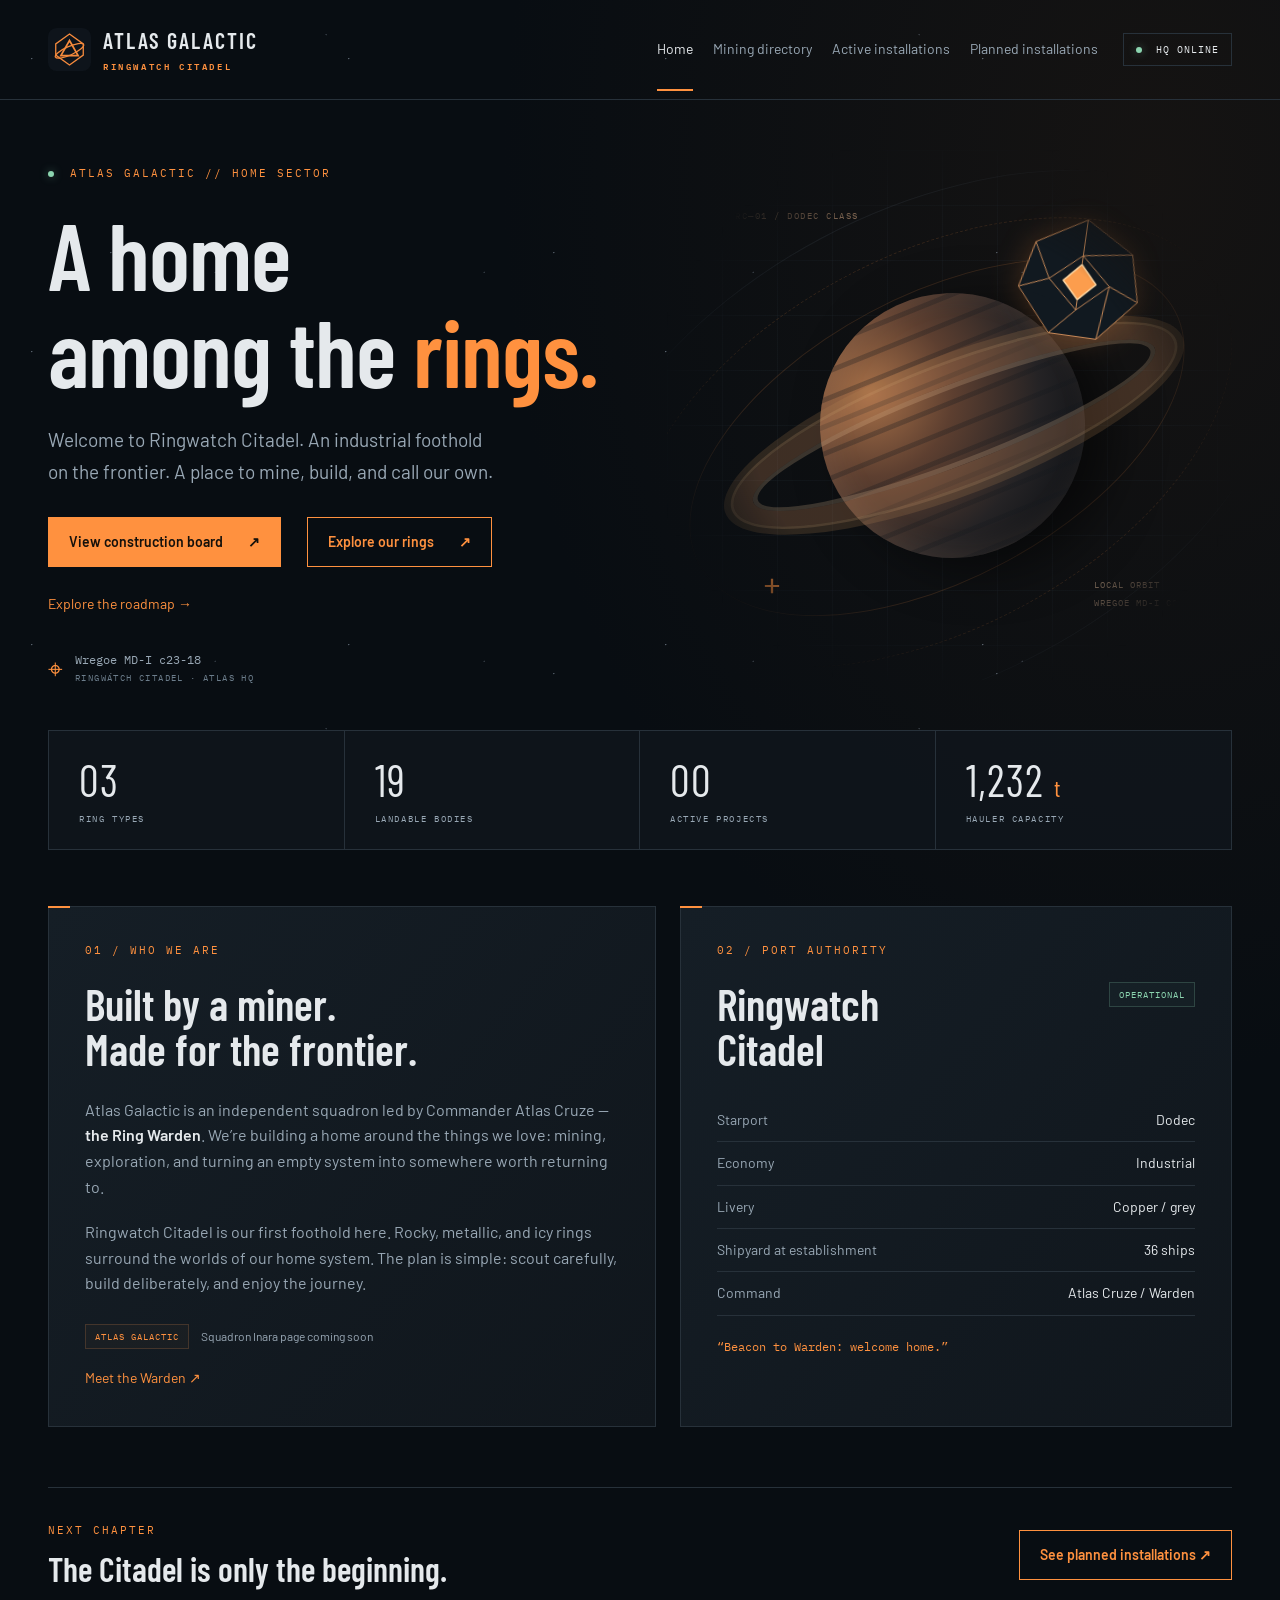
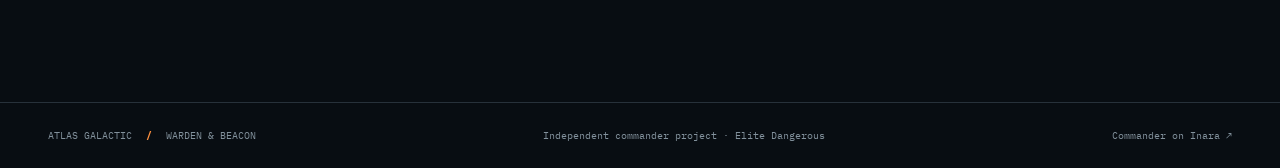
<file: index.html>
<!doctype html>
<html lang="en"><head><meta charset="utf-8"><meta name="viewport" content="width=device-width, initial-scale=1"><meta name="theme-color" content="#f58a3c"><meta name="description" content="Atlas Galactic — Ringwatch Citadel. A home among the rings of Wregoe MD-I c23-18."><title>Ringwatch Citadel · Atlas Galactic</title><link rel="icon" href="assets/emblem.svg" type="image/svg+xml"><link rel="stylesheet" href="assets/style.css"><script defer src="assets/app.js"></script></head><body data-page="home"><a class="skip" href="#main">Skip to content</a><div id="app"></div><noscript><main><h1>Ringwatch Citadel</h1><p>Atlas Galactic's industrial headquarters in Wregoe MD-I c23-18. Enable JavaScript to view the construction board.</p></main></noscript></body></html>
</file>
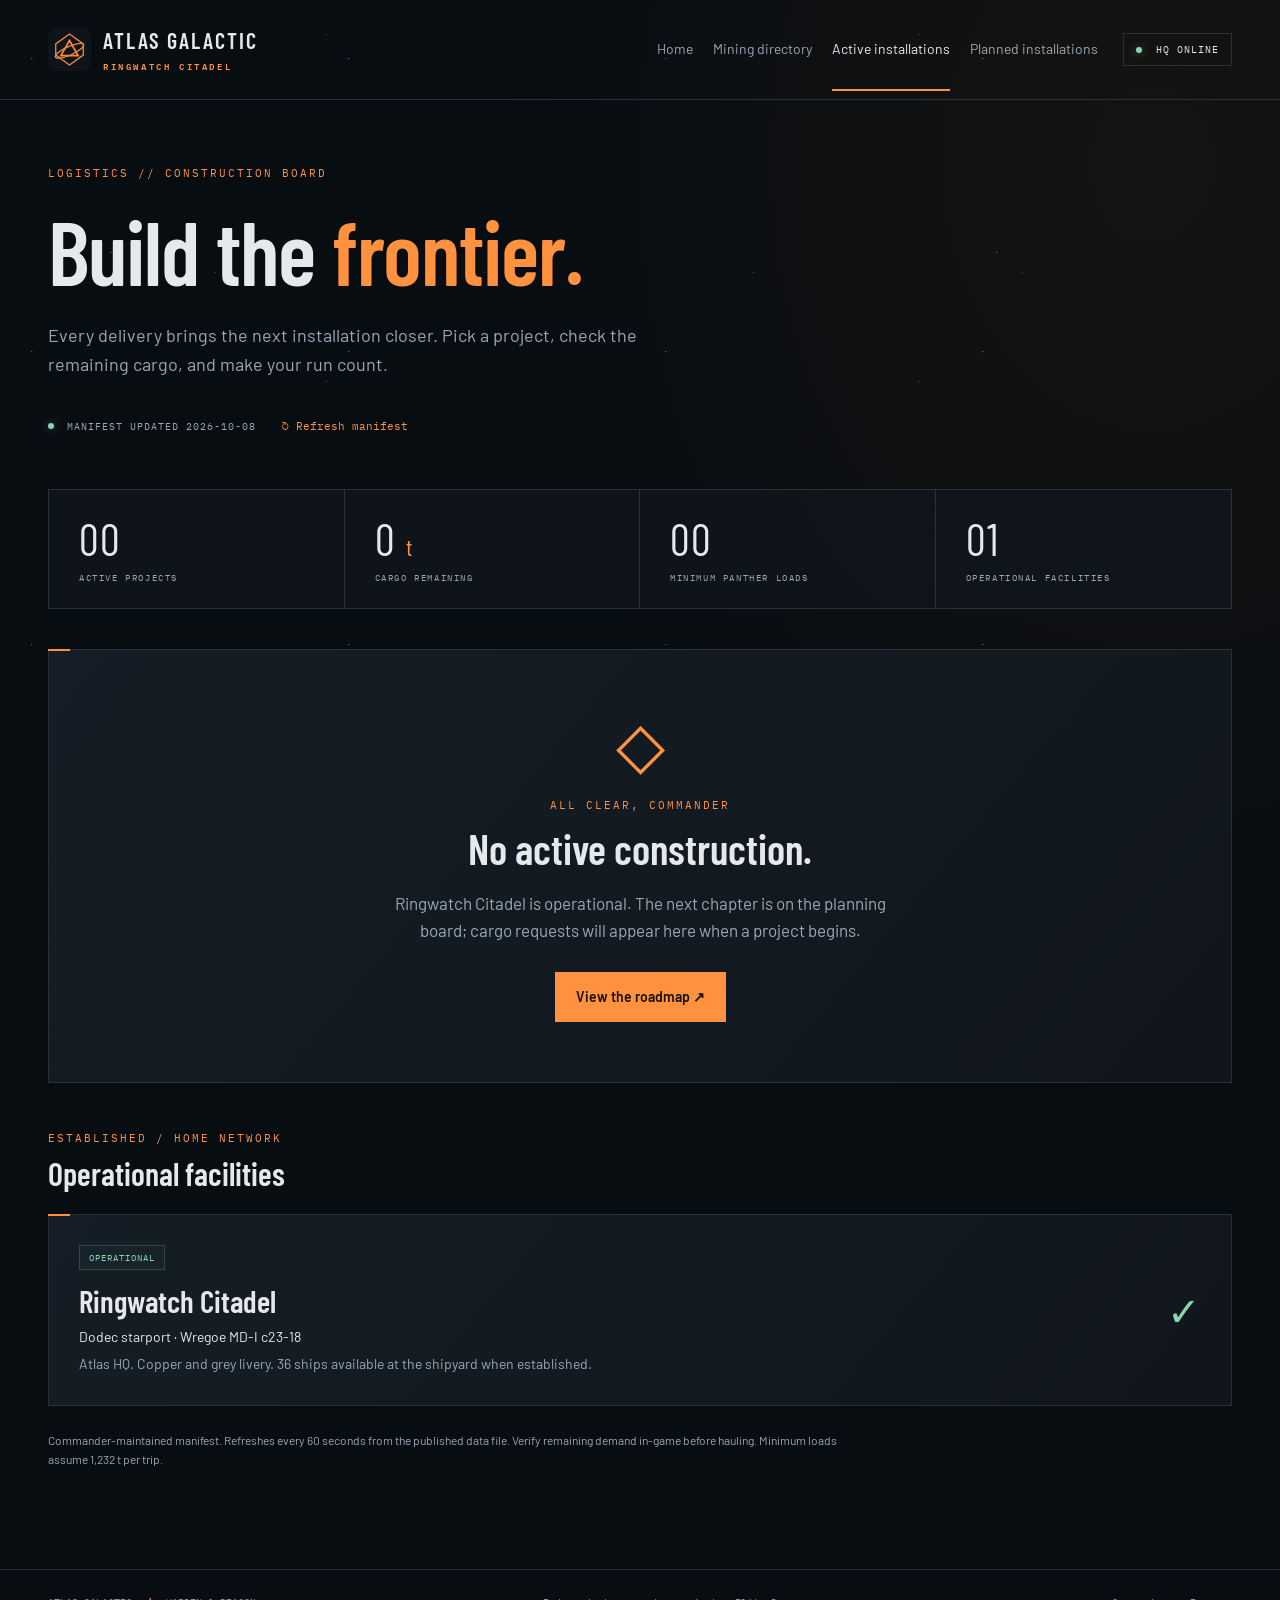
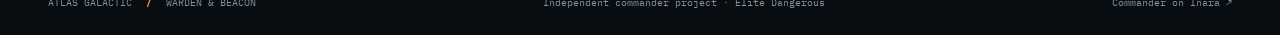
<file: active.html>
<!doctype html>
<html lang="en"><head><meta charset="utf-8"><meta name="viewport" content="width=device-width, initial-scale=1"><meta name="theme-color" content="#f58a3c"><meta name="description" content="Active construction and commodity deliveries for Atlas Galactic."><title>Active installations · Ringwatch Citadel</title><link rel="icon" href="assets/emblem.svg" type="image/svg+xml"><link rel="stylesheet" href="assets/style.css"><script defer src="assets/app.js"></script></head><body data-page="active"><a class="skip" href="#main">Skip to content</a><div id="app"></div><noscript><main><h1>Active installations</h1><p>Enable JavaScript to view the construction board.</p></main></noscript></body></html>
</file>
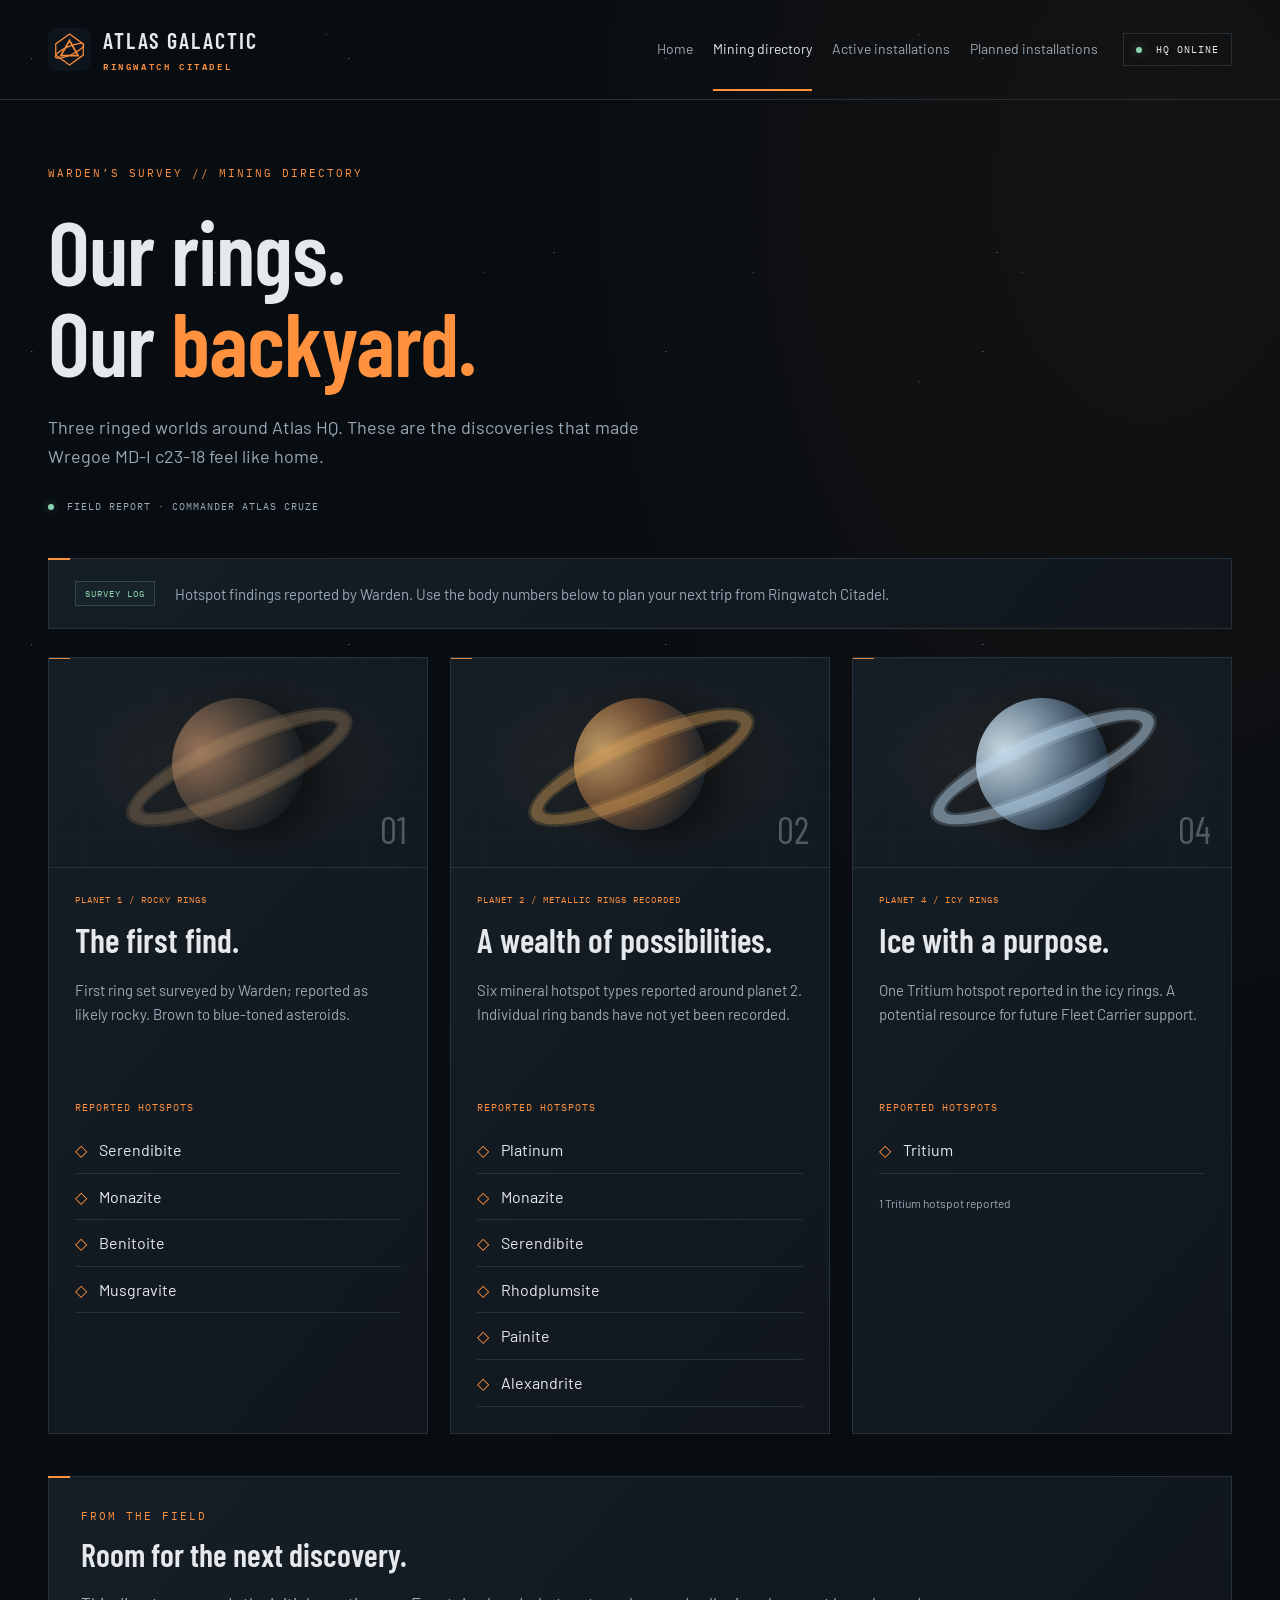
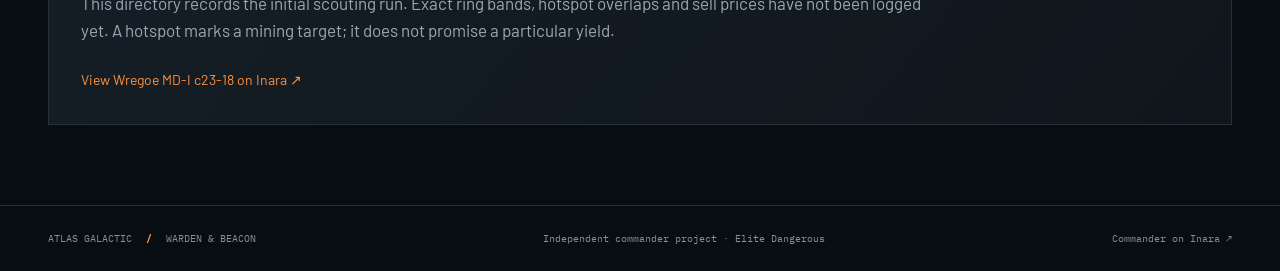
<file: mining.html>
<!doctype html>
<html lang="en"><head><meta charset="utf-8"><meta name="viewport" content="width=device-width, initial-scale=1"><meta name="theme-color" content="#f58a3c"><meta name="description" content="The Ring Warden's hotspot survey of planets 1, 2 and 4 in Wregoe MD-I c23-18."><title>Mining directory · Ringwatch Citadel</title><link rel="icon" href="assets/emblem.svg" type="image/svg+xml"><link rel="stylesheet" href="assets/style.css"><script defer src="assets/app.js"></script></head><body data-page="mining"><a class="skip" href="#main">Skip to content</a><div id="app"></div><noscript><main><h1>Mining directory</h1><p>Enable JavaScript to view the hotspot survey.</p></main></noscript></body></html>
</file>
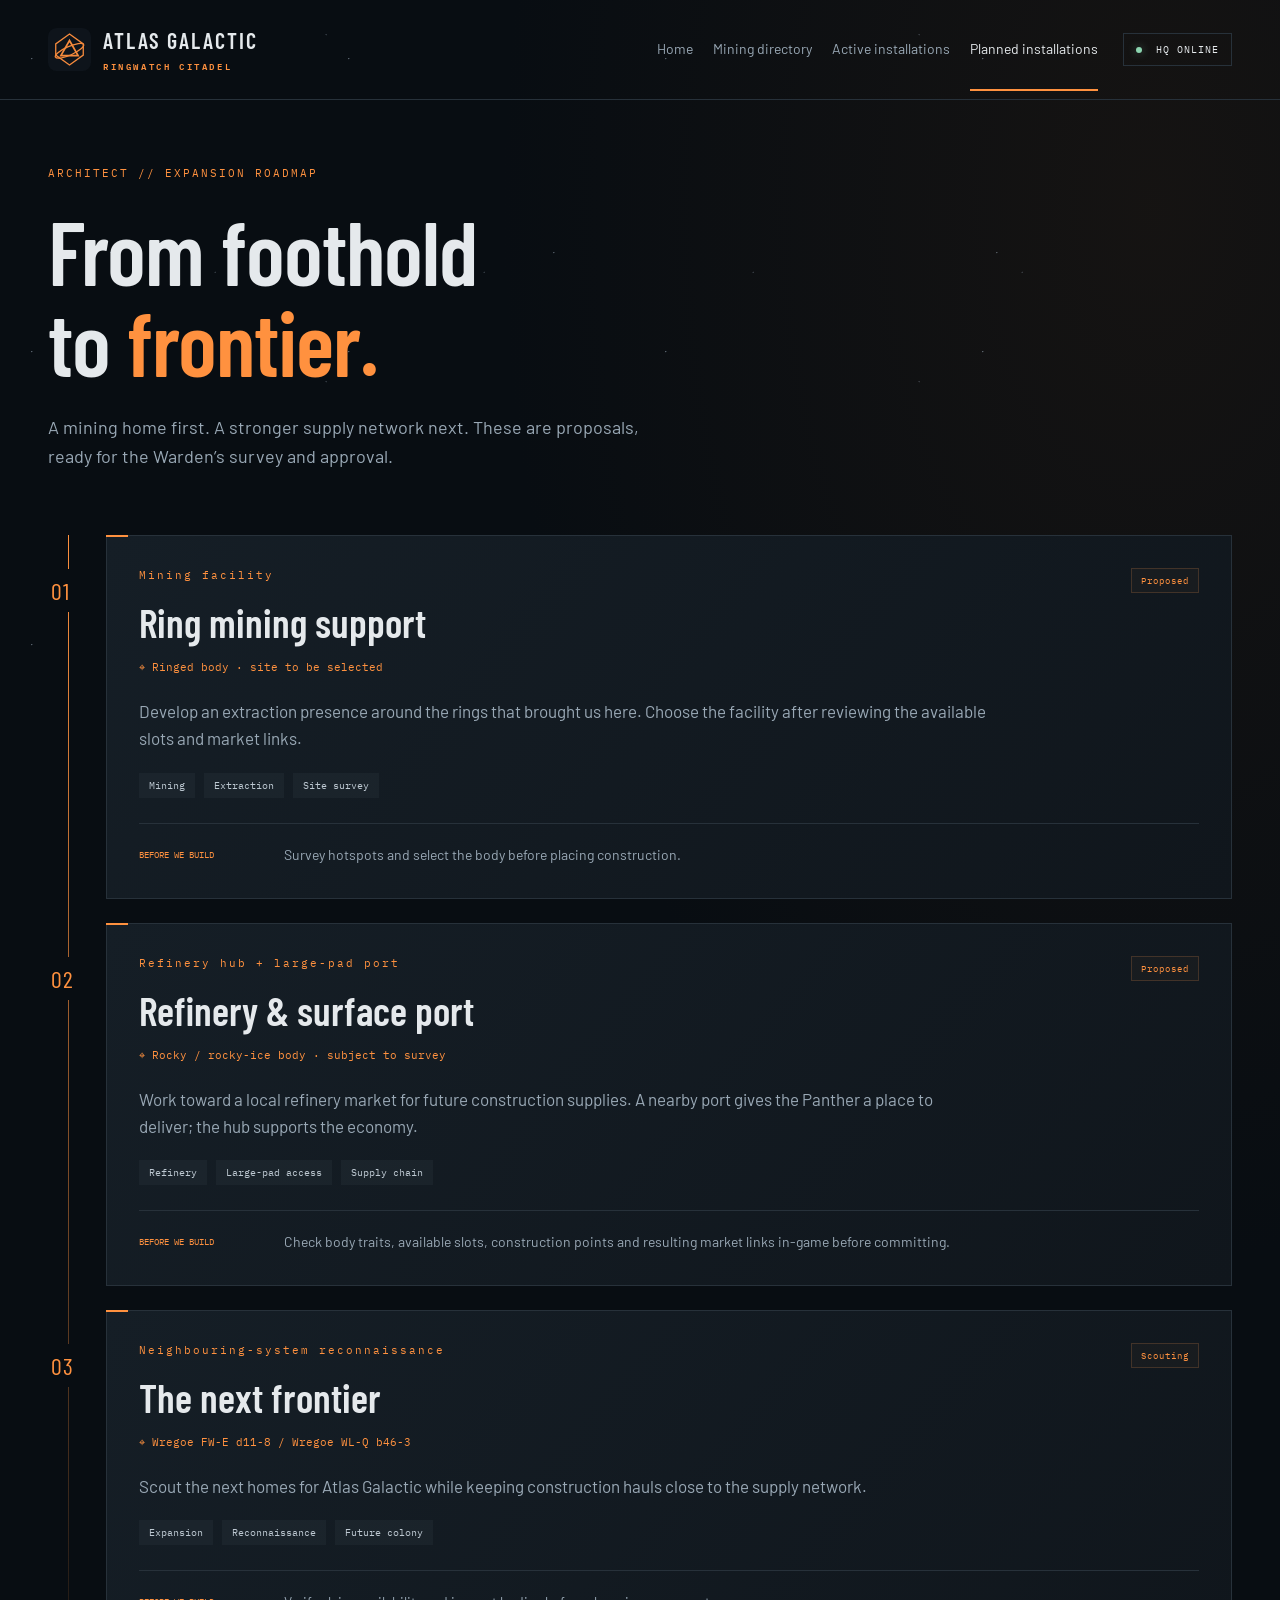
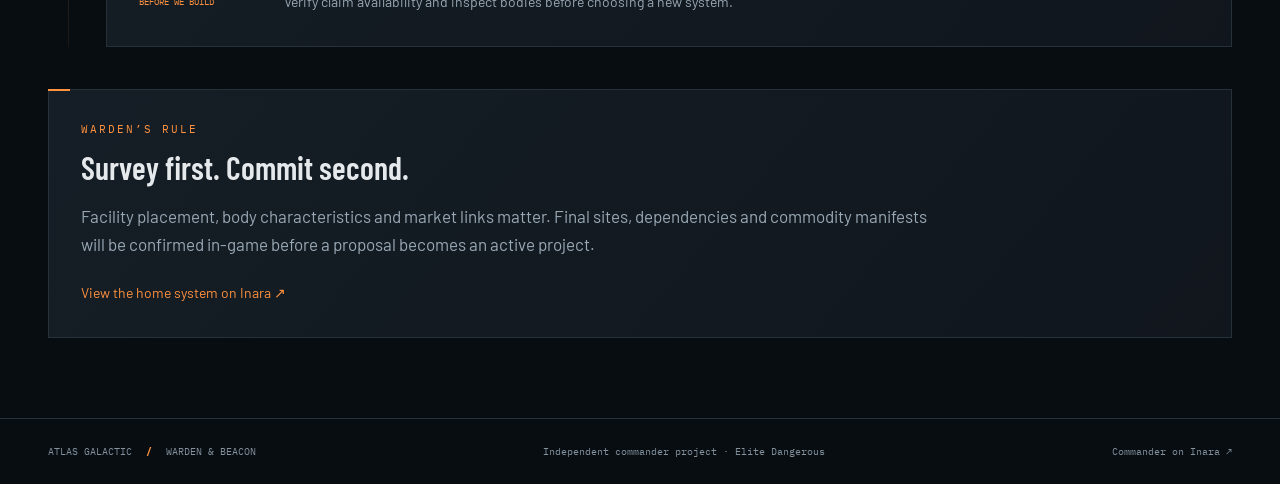
<file: planned.html>
<!doctype html>
<html lang="en"><head><meta charset="utf-8"><meta name="viewport" content="width=device-width, initial-scale=1"><meta name="theme-color" content="#f58a3c"><meta name="description" content="Atlas Galactic's proposed expansion roadmap."><title>Planned installations · Ringwatch Citadel</title><link rel="icon" href="assets/emblem.svg" type="image/svg+xml"><link rel="stylesheet" href="assets/style.css"><script defer src="assets/app.js"></script></head><body data-page="planned"><a class="skip" href="#main">Skip to content</a><div id="app"></div><noscript><main><h1>Planned installations</h1><p>Enable JavaScript to view the roadmap.</p></main></noscript></body></html>
</file>
<file: assets/style.css>
@import url('https://fonts.googleapis.com/css2?family=Barlow+Condensed:wght@500;600;700;800&family=Barlow:wght@400;500;600;700&family=IBM+Plex+Mono:wght@400;500&display=swap');
:root{color-scheme:dark;--bg:#080d12;--panel:#10171e;--line:#27313a;--text:#e5e9ec;--muted:#99a8b5;--orange:#ff913f;--green:#8cd5b0;--mono:'IBM Plex Mono',monospace;--display:'Barlow Condensed','Arial Narrow',sans-serif;--body:'Barlow',Arial,sans-serif}
*{box-sizing:border-box}html{scroll-behavior:smooth}body{margin:0;background:var(--bg);color:var(--text);font-family:var(--body);font-size:17px;line-height:1.6;background-image:radial-gradient(ellipse at 90% 10%,#30201355,transparent 40%)}body:before{content:'';position:fixed;inset:0;pointer-events:none;z-index:-1;background-image:radial-gradient(1px 1px at 10% 20%,#a4b5c480 50%,transparent),radial-gradient(1px 1px at 25% 60%,#a4b5c470 50%,transparent),radial-gradient(1px 1px at 55% 10%,#a4b5c440 50%,transparent),radial-gradient(1px 1px at 80% 70%,#a4b5c440 50%,transparent);background-size:317px 293px,443px 421px,593px 347px,269px 389px}a{color:inherit;text-decoration:none}button,input{font:inherit}button,a{touch-action:manipulation}a:focus-visible,button:focus-visible,input:focus-visible,summary:focus-visible{outline:2px solid var(--orange);outline-offset:6px}button{cursor:pointer}p{margin:0 0 20px}h1,h2,h3{font-family:var(--display);line-height:1.02;margin:0;font-weight:600}h1{font-size:clamp(64px,7.4vw,108px);letter-spacing:-1px}h2{font-size:44px}h3{font-size:31px}em{font-style:normal;color:var(--orange)}small{font-size:.6em}strong{font-weight:600}main{max-width:1320px;margin:auto;padding:0 48px 80px}.header{max-width:1440px;margin:auto;min-height:100px;padding:23px 48px;display:flex;align-items:center;gap:40px;border-bottom:1px solid var(--line)}.brand{display:flex;align-items:center;gap:12px;font-family:var(--display);font-size:22px;letter-spacing:2px;font-weight:600;line-height:1.2;white-space:nowrap}.brand small{display:block;font-family:var(--mono);font-size:9px;color:var(--orange);letter-spacing:2.6px;margin-top:7px}.header nav{display:flex;gap:29px;margin-left:auto;align-self:stretch;align-items:center;font-size:14px}.header nav a{color:var(--muted);position:relative}.header nav a:hover,.header nav a[aria-current]{color:var(--text)}.header nav a[aria-current]:after{content:'';height:2px;position:absolute;background:var(--orange);left:0;right:0;bottom:-30px}.header-status{font:10px var(--mono);letter-spacing:1px;white-space:nowrap;border:1px solid var(--line);padding:9px 12px}.header-status i,.signal{display:inline-block;width:6px;height:6px;background:var(--green);box-shadow:0 0 10px #8cd5b070;margin-right:7px;border-radius:50%}.eyebrow{font:11px var(--mono);letter-spacing:2px;color:var(--orange);margin-bottom:25px}.hero{display:grid;grid-template-columns:1.07fr 1fr;min-height:615px;align-items:center;gap:15px;position:relative}.hero-copy{padding:66px 0 45px;z-index:1}.hero-text{max-width:450px;color:var(--muted);font-size:19px;line-height:1.65;margin-top:26px}.actions{display:flex;align-items:center;gap:26px;flex-wrap:wrap;margin:30px 0 35px}.button{display:inline-flex;gap:25px;align-items:center;justify-content:center;border:1px solid var(--orange);background:var(--orange);color:#14100b;padding:13px 20px;font-size:14px;font-weight:600;transition:background .2s,transform .2s;min-height:48px}.button:hover{background:#ffae70;transform:translateY(-2px)}.button.outline{background:transparent;color:var(--orange)}.button.outline:hover{background:#ff913f15}.text-link{font-size:14px;color:var(--orange);display:inline-block}.text-link:hover{text-decoration:underline;text-underline-offset:5px}.hero-location{display:flex;align-items:center;gap:12px;font:12px var(--mono);color:var(--muted)}.hero-location>span{font-size:26px;color:var(--orange)}.hero-location small{display:block;font-size:9px;letter-spacing:1.4px;margin-top:5px;color:#6c7d8b}.orbital-scene{height:530px;position:relative;isolation:isolate;overflow:hidden;background:linear-gradient(#29323b30 1px,transparent 1px),linear-gradient(90deg,#29323b30 1px,transparent 1px);background-size:55px 55px;mask-image:radial-gradient(ellipse,#000 50%,transparent 76%)}.orbit{position:absolute;border:1px solid #ca7a3f30;border-radius:50%;transform:rotate(-28deg)}.orbit-one{width:540px;height:285px;top:145px;left:0}.orbit-two{width:650px;height:375px;top:105px;left:-60px;border-style:dashed}.orbit-three{width:770px;height:470px;top:60px;left:-120px;border-color:#66758330}.planet{position:absolute;width:265px;height:265px;border-radius:50%;left:27%;top:27%;background:radial-gradient(circle at 27% 26%,#a77048,#5d3f30 30%,#252325 61%,#080d12 90%);box-shadow:inset 8px 1px 28px #ffc19020,20px 20px 50px #0008;transform:rotate(-25deg)}.planet:before{content:'';position:absolute;inset:0;border-radius:50%;background:repeating-linear-gradient(3deg,transparent 0 8px,#13171c60 9px 13px,transparent 14px 25px);opacity:.75}.planet-ring{position:absolute;width:470px;height:120px;border-radius:50%;border:20px solid #bc815748;box-shadow:0 0 0 3px #d5a27430,0 0 0 10px #c08a5830,inset 0 0 0 5px #ffd5a330;left:-101px;top:73px;transform:rotate(4deg)}.station{position:absolute;top:62px;left:61%;width:135px;filter:drop-shadow(0 0 15px #ff913f35);transform:rotate(8deg)}.station svg{width:100%;fill:#111920;stroke:#d8955e;stroke-width:1.2;stroke-linejoin:round}.station .core{fill:#fc9d4d;stroke:#ffd8a4;stroke-width:2}.scene-tag{position:absolute;top:60px;left:12%;font:9px var(--mono);color:#b08c6e;letter-spacing:1.5px}.scene-coordinate{position:absolute;bottom:68px;right:30px;font:9px var(--mono);line-height:2;color:#9c826c;letter-spacing:1px}.scene-cross{position:absolute;left:17%;bottom:77px;color:var(--orange);font:30px var(--mono)}.stats{display:grid;grid-template-columns:repeat(4,1fr);border:1px solid var(--line);background:#10171ec0}.stats>div{padding:25px 30px;border-right:1px solid var(--line)}.stats>div:last-child{border:0}.stats strong{display:block;font:44px var(--display);color:var(--text);line-height:1.1;letter-spacing:1px}.stats strong small{font-size:24px;color:var(--orange)}.stats span{display:block;font:9px var(--mono);letter-spacing:1.6px;color:var(--muted);margin-top:9px}.home-grid{display:grid;grid-template-columns:1.1fr 1fr;gap:24px;margin-top:56px}.panel{background:linear-gradient(130deg,#151e26,#10161c);border:1px solid var(--line);position:relative}.panel:before{content:'';position:absolute;top:-1px;left:-1px;width:22px;height:2px;background:var(--orange)}.about,.port{padding:36px}.about h2{margin-bottom:25px}.about p:not(.eyebrow){color:var(--muted);font-size:16px}.about strong{color:var(--text)}.squadron-pending{display:flex;flex-wrap:wrap;gap:12px;align-items:center;font-size:12px;color:var(--muted);padding-top:8px}.commander-link{margin-top:18px}.badge{display:inline-block;font:9px var(--mono);letter-spacing:1px;color:var(--orange);border:1px solid #c17a453f;background:#ff913f08;padding:6px 9px;white-space:nowrap}.badge.online{color:var(--green);border-color:#8cd5b035;background:#8cd5b008}.port-top{display:flex;justify-content:space-between;align-items:flex-start;gap:12px}.port dl{margin:27px 0 23px}.port dl div{display:flex;justify-content:space-between;gap:15px;border-bottom:1px solid #27313a;padding:10px 0;font-size:14px}.port dt{color:var(--muted)}.port dd{margin:0;text-align:right}.port-quote{font:12px var(--mono);color:var(--orange);margin:0}.dispatch{display:flex;justify-content:space-between;align-items:center;gap:30px;margin-top:60px;padding:35px 0;border-top:1px solid var(--line)}.dispatch .eyebrow{margin-bottom:15px}.dispatch h2{font-size:34px}footer{max-width:1440px;margin:auto;padding:26px 48px;border-top:1px solid var(--line);display:flex;justify-content:space-between;gap:20px;flex-wrap:wrap;color:#82919c;font:10px var(--mono)}footer b{color:var(--orange);margin:0 8px}footer a:hover{color:var(--orange)}.page-heading{padding:66px 0 45px;max-width:900px}.page-heading h1{font-size:clamp(64px,7vw,94px)}.page-heading>p:not(.eyebrow){color:var(--muted);max-width:600px;font-size:18px;margin-top:25px}.update-line{font:10px var(--mono);color:var(--muted);letter-spacing:1px;margin-top:30px;display:flex;align-items:center;flex-wrap:wrap;gap:6px}.refresh{color:var(--orange);background:transparent;border:0;font:11px var(--mono);margin-left:14px;min-height:35px}.refresh:disabled{opacity:.5}.section-content{margin-top:40px}.empty-state{text-align:center;padding:60px 25px}.empty-icon{font:64px var(--display);color:var(--orange);display:block;line-height:1;margin-bottom:24px}.empty-state .eyebrow{margin-bottom:15px}.empty-state h2{font-size:42px}.empty-state>p:not(.eyebrow){max-width:530px;margin:20px auto 27px;color:var(--muted)}.section-title{margin:48px 0 24px}.section-title .eyebrow{margin-bottom:12px}.section-title h2{font-size:32px}.completed{padding:26px 30px;display:flex;align-items:center;justify-content:space-between;gap:25px}.completed h3{margin:15px 0 10px}.completed p{margin:4px 0;font-size:14px}.completed-mark{font-size:40px;color:var(--green)}.muted{color:var(--muted)}.data-note{font-size:12px;color:var(--muted);margin-top:25px;max-width:800px}.roadmap{position:relative;padding-left:58px}.roadmap-line{position:absolute;left:20px;top:0;bottom:0;width:1px;background:linear-gradient(var(--orange),#ff913f15)}.plan{display:flex;margin-bottom:24px;padding:32px}.plan-number{position:absolute;left:-58px;top:33px;background:var(--bg);padding:7px 2px;font:24px var(--display);color:var(--orange);letter-spacing:1px}.plan-content{width:100%}.card-heading{display:flex;justify-content:space-between;gap:20px;align-items:flex-start}.card-heading .eyebrow{margin-bottom:15px}.plan h2{font-size:40px;margin:5px 0 12px}.plan-location{font:11px var(--mono);color:var(--orange);margin:17px 0 24px}.plan-content>p:not(.plan-location){color:var(--muted);max-width:850px}.tags{display:flex;gap:9px;flex-wrap:wrap}.tags span{font:10px var(--mono);padding:6px 10px;background:#26313a60;color:#bdc8d1}.decision{border-top:1px solid var(--line);margin-top:25px;padding-top:20px;display:flex;gap:25px}.decision>span{font:9px var(--mono);color:var(--orange);min-width:120px;padding-top:5px}.decision p{color:var(--muted);font-size:14px;margin:0}.planning-note{padding:32px;margin-top:42px}.planning-note .eyebrow{margin-bottom:15px}.planning-note h2{font-size:32px}.planning-note p:not(.eyebrow){color:var(--muted);margin-top:20px;max-width:850px}.board-tools{display:flex;gap:15px;align-items:center;margin-bottom:25px;flex-wrap:wrap}.board-tools label{font:11px var(--mono);color:var(--muted)}input{background:var(--panel);color:var(--text);border:1px solid var(--line);padding:12px 16px;min-width:260px;flex:1}input::placeholder{color:#8999a7}.construction{padding:30px;margin-bottom:24px}.construction h2{font-size:36px}.construction .muted{font-size:14px;margin-top:12px}.progress-label{display:flex;justify-content:space-between;font:11px var(--mono);margin-top:25px;color:var(--muted)}.progress-label strong{color:var(--orange)}progress{width:100%;height:5px;appearance:none;border:0;background:#29333c;margin:15px 0 20px}progress::-webkit-progress-bar{background:#29333c}progress::-webkit-progress-value{background:var(--orange)}progress::-moz-progress-bar{background:var(--orange)}.table-wrap{overflow:auto}table{width:100%;border-collapse:collapse;font-size:14px;white-space:nowrap}thead{font:10px var(--mono);color:var(--muted)}th,td{padding:13px 10px;text-align:right;border-bottom:1px solid var(--line)}th:first-child{text-align:left}tbody th{font-weight:500}.fulfilled{color:var(--green)}.aggregate{padding:24px}.aggregate summary{cursor:pointer;color:var(--orange)}.aggregate ul{list-style:none;padding:0;margin:20px 0 0}.aggregate li{display:flex;justify-content:space-between;gap:20px;padding:10px;border-bottom:1px solid var(--line);font-size:14px}.notice,.connection-error{border:1px solid #ff913f40;padding:20px;color:var(--muted)}.connection-error{margin-top:20px}.loading{padding:100px 0;font:14px var(--mono);color:var(--orange)}#copy-result{font-size:12px;color:var(--green)}[hidden]{display:none!important}.skip{position:absolute;left:16px;top:-70px;background:var(--orange);color:#000;padding:10px;z-index:20}.skip:focus{top:10px}
@media(min-width:1600px){.hero{min-height:680px}.orbital-scene{height:570px}}
@media(max-width:1050px){.header{padding:22px 30px;gap:20px}.header-status{display:none}.header nav{gap:20px}main{padding:0 30px 50px}.hero{min-height:550px}.orbital-scene{height:440px}.planet{width:220px;height:220px;left:24%}.planet-ring{width:380px;height:98px;left:-80px;top:60px;border-width:15px}.station{width:100px;left:68%}.stats>div{padding:23px}.actions{gap:18px}.home-grid{gap:18px}.about,.port{padding:27px}.port-top{flex-wrap:wrap}.port h2{font-size:39px}footer{padding:25px 30px}}
@media(max-width:760px){.header{padding:20px;flex-wrap:wrap;gap:22px}.brand{font-size:21px}.header nav{width:100%;margin:0;justify-content:space-between;gap:12px;font-size:13px}.header nav a[aria-current]:after{bottom:-20px}main{padding:0 20px 45px}.hero{display:block;min-height:0}.hero-copy{padding:47px 0 10px}.hero h1{font-size:78px}.hero-text{font-size:17px;max-width:430px}.orbital-scene{height:340px;margin-top:-10px;max-width:500px;margin-left:auto;margin-right:auto}.planet{width:190px;height:190px;left:30%;top:23%}.planet-ring{width:340px;height:85px;left:-75px;top:53px}.station{top:28px;left:67%;width:90px}.scene-tag{top:20px}.scene-coordinate{bottom:25px}.scene-cross{bottom:35px}.orbit-one{top:65px}.orbit-two{top:25px}.orbit-three{top:-20px}.stats{grid-template-columns:repeat(2,1fr)}.stats>div{padding:21px}.stats>div:nth-child(2){border-right:0}.stats>div:nth-child(-n+2){border-bottom:1px solid var(--line)}.stats strong{font-size:36px}.home-grid{grid-template-columns:1fr;margin-top:30px}.about,.port{padding:26px}.port-top{flex-wrap:nowrap}.dispatch{display:block;margin-top:35px}.dispatch h2{font-size:30px;margin-bottom:25px}footer{padding:24px 20px;font-size:9px;flex-direction:column;gap:12px}.page-heading{padding-top:45px}.page-heading h1{font-size:65px}.page-heading>p:not(.eyebrow){font-size:17px}.update-line{font-size:9px}.refresh{margin-left:0}.roadmap{padding-left:30px}.roadmap-line{left:8px}.plan{padding:23px;margin-bottom:18px}.plan-number{left:-30px;font-size:19px;top:24px}.plan h2{font-size:34px}.card-heading{flex-wrap:wrap;gap:12px}.card-heading .eyebrow{margin-bottom:0}.decision{display:block}.decision p{margin-top:12px}.planning-note{padding:26px}.construction{padding:20px}.completed{padding:23px}.completed-mark{font-size:30px}.board-tools input{min-width:0;width:100%;flex-basis:100%}.empty-state{padding:40px 22px}.empty-state h2{font-size:35px}.eyebrow{font-size:10px;letter-spacing:1.5px}.button{gap:15px}.hero-location{font-size:10px}th,td{padding:12px 9px}}
@media(prefers-reduced-motion:reduce){html{scroll-behavior:auto}*{transition:none!important}}
/* Mining directory */
.mining-intro{padding:22px 26px;display:flex;align-items:center;gap:20px;margin-bottom:28px}.mining-intro p{margin:0;color:var(--muted);font-size:15px}.mining-grid{display:grid;grid-template-columns:repeat(3,minmax(0,1fr));gap:22px}.mining-card{overflow:hidden}.mining-art{height:210px;position:relative;overflow:hidden;background:radial-gradient(ellipse at center,#a16a3620,transparent 68%),linear-gradient(#29323b25 1px,transparent 1px),linear-gradient(90deg,#29323b25 1px,transparent 1px);background-size:auto,35px 35px,35px 35px;border-bottom:1px solid var(--line)}.mini-planet{width:132px;height:132px;position:absolute;left:calc(50% - 66px);top:40px;border-radius:50%;background:radial-gradient(circle at 28% 28%,#947157,#493f37 42%,#121a20 80%);transform:rotate(-24deg);box-shadow:15px 15px 40px #0008}.mini-ring{position:absolute;width:240px;height:65px;left:-54px;top:37px;border:12px solid #b7916755;border-radius:50%;box-shadow:0 0 0 3px #b7916730,inset 0 0 0 3px #b7916730}.metallic .mini-planet{background:radial-gradient(circle at 28% 28%,#bb9763,#6c4c33 42%,#182027 80%)}.metallic .mini-ring{border-color:#dba35870;box-shadow:0 0 0 3px #dba35830,inset 0 0 0 3px #dba35830}.icy .mini-planet{background:radial-gradient(circle at 28% 28%,#c7d6df,#687f91 42%,#162332 80%)}.icy .mini-ring{border-color:#c1def380;box-shadow:0 0 0 3px #c1def330,inset 0 0 0 3px #c1def330}.body-number{position:absolute;bottom:15px;right:20px;font:38px var(--display);color:#b8c4ce60}.mining-copy{padding:26px}.mining-copy .eyebrow{font-size:9px;letter-spacing:1px;margin-bottom:18px}.mining-copy h2{font-size:34px;margin-bottom:20px}.mining-copy>.muted{font-size:15px;min-height:95px}.mining-copy h3{font:10px var(--mono);letter-spacing:1px;color:var(--orange);margin:28px 0 13px;text-transform:uppercase}.hotspot-list{list-style:none;margin:0;padding:0}.hotspot-list li{border-bottom:1px solid var(--line);padding:10px 0;font-size:16px}.hotspot-list li span{color:var(--orange);margin-right:12px}.survey-note,.hotspot-count{font-size:12px;color:var(--muted);margin-top:20px;margin-bottom:0}.survey-note{border-left:2px solid var(--orange);padding-left:12px}.header{gap:25px}.header nav{gap:20px}
@media(max-width:1100px){.header-status{display:none}.header{gap:20px}.header nav{gap:17px;font-size:13px}.mining-grid{grid-template-columns:1fr}.mining-card{display:grid;grid-template-columns:220px 1fr}.mining-art{height:100%;min-height:260px;border-bottom:0;border-right:1px solid var(--line)}.mini-planet{top:65px}.mining-copy>.muted{min-height:0}}
@media(max-width:760px){.header nav{display:grid;grid-template-columns:1fr 1fr;gap:17px 12px;font-size:13px}.header nav a[aria-current]:after{bottom:-5px}.mining-intro{display:block;padding:22px}.mining-intro p{margin-top:14px}.mining-card{display:block}.mining-art{height:210px;min-height:0;border-right:0;border-bottom:1px solid var(--line)}.mini-planet{top:40px}.mining-copy{padding:25px}}
</file>
